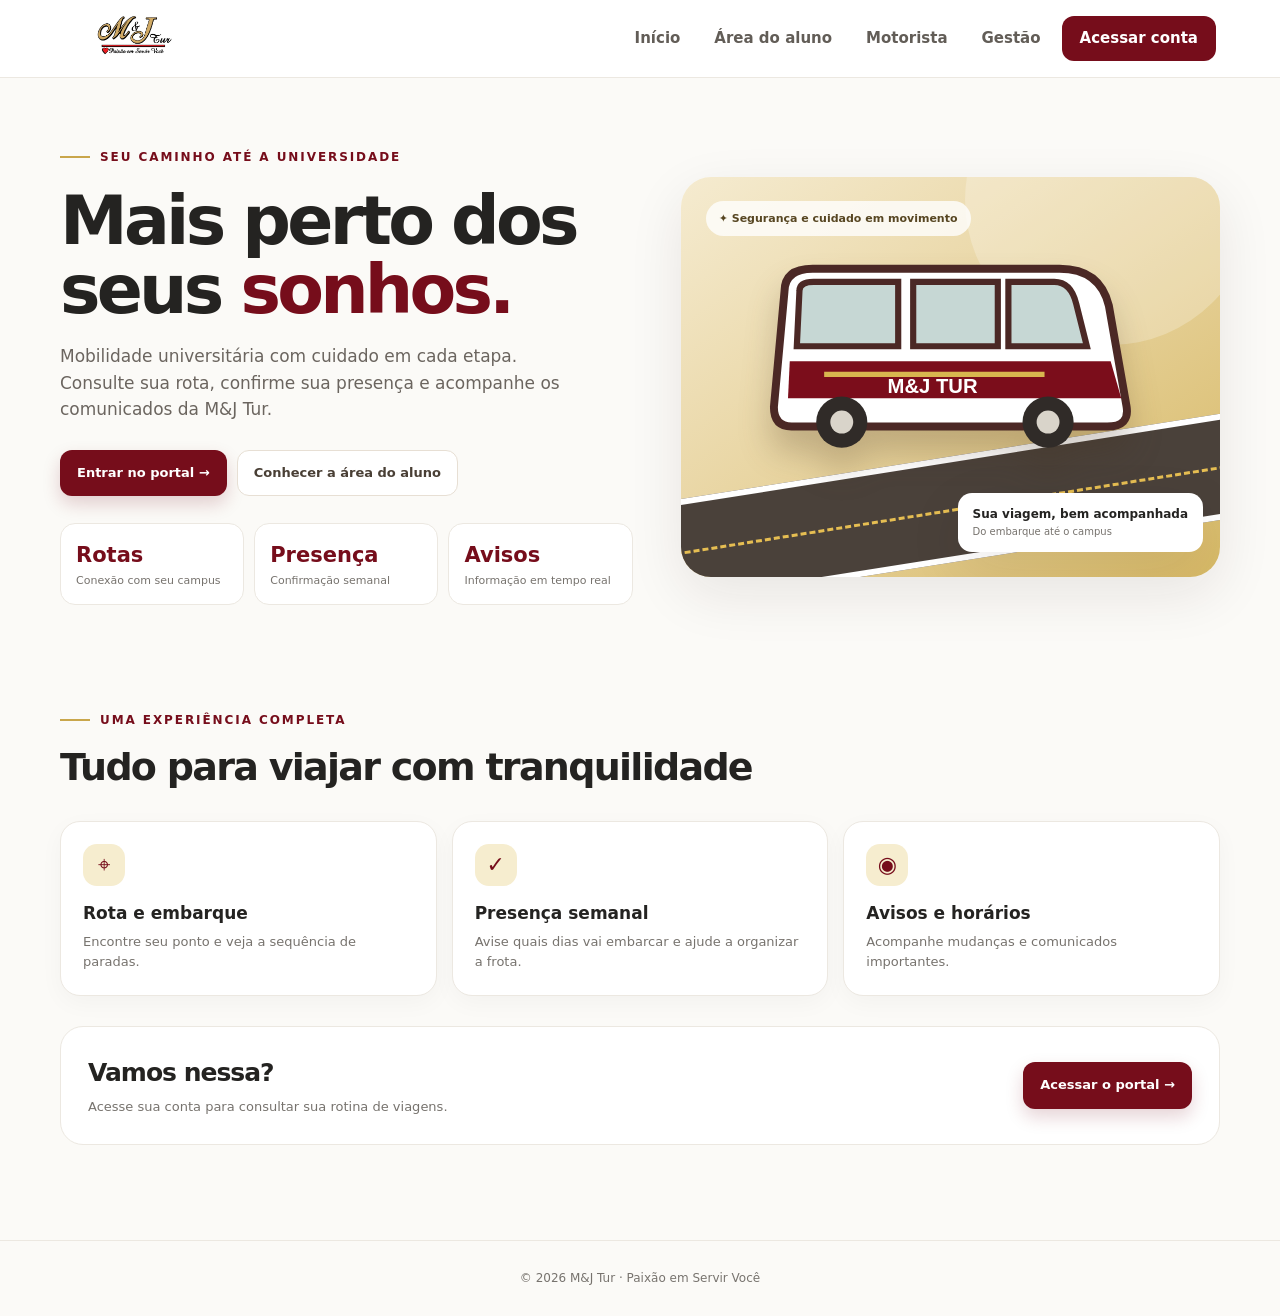
<file: Taskflow/MJ_Codex/index.html>
<!doctype html>
<html lang="pt-BR">
<head>
<meta charset="utf-8"><meta name="viewport" content="width=device-width,initial-scale=1"><meta name="theme-color" content="#760d1b">
<title>M&J Tur — Transporte universitário</title><link rel="stylesheet" href="css/style.css">
</head>
<body>
<header class="topbar"><a href="#" class="brand" data-view="inicio"><img src="assets/logo-mj.jpg" alt="M&J Tur — Paixão em Servir Você"></a><button class="menu-toggle" id="menu">☰</button><nav id="nav"><button data-view="inicio">Início</button><button data-view="aluno">Área do aluno</button><button data-view="motorista">Motorista</button><button data-view="gestao">Gestão</button><button class="login-link" data-view="acesso">Acessar conta</button><button id="logout" hidden>Sair</button></nav></header>
<main>
<section class="view active" id="view-inicio">
<div class="hero container"><div class="hero-copy"><div class="eyebrow">Seu caminho até a universidade</div><h1>Mais perto dos seus <em>sonhos.</em></h1><p>Mobilidade universitária com cuidado em cada etapa. Consulte sua rota, confirme sua presença e acompanhe os comunicados da M&J Tur.</p><div class="actions"><button class="btn primary" data-view="acesso">Entrar no portal →</button><button class="btn secondary" data-view="aluno">Conhecer a área do aluno</button></div><div class="stats"><div><b>Rotas</b><small>Conexão com seu campus</small></div><div><b>Presença</b><small>Confirmação semanal</small></div><div><b>Avisos</b><small>Informação em tempo real</small></div></div></div><div class="hero-art"><span class="art-label">✦ Segurança e cuidado em movimento</span><svg viewBox="0 0 520 260" aria-label="Ônibus universitário"><path d="M72 54Q72 28 104 28h280q46 0 56 42l20 114q4 23-22 23H80q-20 0-20-22z" fill="#fff" stroke="#4b2825" stroke-width="9"/><path d="M89 53q0-10 16-10h96v73H86zM218 43h96v73h-96zM326 43h52q19 0 25 25l12 48H326z" fill="#c6d7d4" stroke="#4b2825" stroke-width="7"/><path d="M78 133h364l12 42H76z" fill="#7b0d1b"/><path d="M117 148h250" stroke="#d8b64f" stroke-width="6"/><text x="240" y="169" text-anchor="middle" font-family="Arial" font-size="23" font-weight="700" fill="white">M&amp;J TUR</text><circle cx="137" cy="202" r="29" fill="#302b28"/><circle cx="137" cy="202" r="13" fill="#d9d4ca"/><circle cx="371" cy="202" r="29" fill="#302b28"/><circle cx="371" cy="202" r="13" fill="#d9d4ca"/></svg><div class="road"></div><div class="art-chip">Sua viagem, bem acompanhada<small>Do embarque até o campus</small></div></div></div>
<div class="container section"><div class="eyebrow">Uma experiência completa</div><h2>Tudo para viajar com tranquilidade</h2><div class="cards"><article><i>⌖</i><h3>Rota e embarque</h3><p>Encontre seu ponto e veja a sequência de paradas.</p></article><article><i>✓</i><h3>Presença semanal</h3><p>Avise quais dias vai embarcar e ajude a organizar a frota.</p></article><article><i>◉</i><h3>Avisos e horários</h3><p>Acompanhe mudanças e comunicados importantes.</p></article></div><div class="cta"><div><h2>Vamos nessa?</h2><p>Acesse sua conta para consultar sua rotina de viagens.</p></div><button class="btn primary" data-view="acesso">Acessar o portal →</button></div></div>
</section>
<section class="view" id="view-acesso"><div class="auth panel"><img src="assets/logo-mj.jpg" alt="M&J Tur"><h1>Bem-vindo(a)</h1><p>Acesse sua conta ou crie seu cadastro.</p><div class="tabs"><button id="modeLogin" class="active">Entrar</button><button id="modeRegister">Criar conta</button></div><div class="tabs" id="profileTabs"><button class="auth-tab active" data-auth="aluno">Aluno</button><button class="auth-tab" data-auth="motorista">Motorista</button><button class="auth-tab" data-auth="gestao">Gestão</button></div><form id="authForm"></form><small>Demonstração didática: dados ficam apenas neste navegador, sem envio ou sincronização.</small></div></section>
<section class="view container portal" id="view-aluno"><div class="pagehead"><div><div class="eyebrow">Área do aluno</div><h1>Olá, Lucas Silveira</h1><p>Confira sua semana e prepare-se para a próxima viagem.</p></div><span class="badge">Cadastro ativo</span></div><div class="grid"><article class="panel wide"><div class="panel-title"><div><h2>Meus dados</h2><p>Atualize seu contato e ponto de embarque.</p></div><span class="tag">Perfil do aluno</span></div><form id="profileForm" class="profile-form"><label>Nome<input id="studentName" required></label><label>CPF<input id="studentCPF" inputmode="numeric" maxlength="14" required></label><label>Telefone<input id="studentPhone" type="tel" required></label><label>E-mail<input id="studentEmail" type="email" required></label><label class="full">Endereço e ponto de encontro<input id="studentAddress" required></label><button class="btn primary">Salvar meus dados</button></form></article><article class="panel wide"><div class="panel-title"><h2>Presença semanal</h2><span class="badge">Salvo neste dispositivo</span></div><p>Toque nos dias para confirmar ou cancelar.</p><div id="days" class="days"></div><div class="actions"><button class="btn primary" id="confirm">Confirmar semana</button><button class="btn secondary" id="cancelWeek">Cancelar semana</button><button class="btn secondary" id="resetDays">Restaurar exemplo</button></div></article><article class="panel"><div class="panel-title"><h2>Minha rota</h2><span class="tag">Noturno</span></div><div class="route"><div>18:00 <b>Praça da Sé — ponto central</b></div><div>18:15 <b>Av. Brasil, 1200</b></div><div>18:25 <b>Rua das Palmeiras, 85</b></div><div>18:50 <b>Campus Central Universitário</b></div></div></article><article class="panel"><div class="panel-title"><h2>Próxima viagem</h2><span class="badge">Confirmada</span></div><h3>Ida noturna · 18:30</h3><p>Van Executiva 04<br>Praça da Sé → Campus Central</p><button class="btn secondary" data-view="gestao">Ver horários e avisos →</button></article><article class="panel wide"><div class="panel-title"><h2>Comunicados recentes</h2><button class="btn secondary" data-view="gestao">Mural completo</button></div><div id="studentNotices"></div></article></div></section>
<section class="view container portal" id="view-motorista"><div class="pagehead"><div><div class="eyebrow">Painel operacional</div><h1>Check-in do motorista</h1><p>Roberto Lima · Van Executiva 04 · Rota Campi Norte</p></div><span class="badge">Em operação</span></div><div class="grid"><article class="panel"><div class="panel-title"><h2>Viagem atual</h2><span class="tag">Ida noturna · 18:30</span></div><p>18 confirmados · capacidade para 20</p><div id="stops" class="route"></div><div class="actions"><button class="btn primary" id="nextStop">Concluir próxima parada</button><button class="btn secondary" id="tripToggle">Ver viagem de volta</button></div></article><article class="panel"><div class="panel-title"><h2>Lista de passageiros</h2><span class="muted">4 nesta rota</span></div><table><thead><tr><th>Passageiro</th><th>Ponto</th><th>Status</th></tr></thead><tbody id="passengers"></tbody></table><a class="btn secondary" href="tel:5511999990001">Ligar para passageiro</a></article><article class="panel"><h2>Atualizar previsão</h2><label>Atraso estimado<select id="delay"><option value="0">Sem atraso</option><option>5 minutos</option><option>10 minutos</option><option>15 minutos</option></select></label><label>Motivo<select id="reason"><option>Trânsito</option><option>Condição da via</option><option>Embarque</option></select></label><button class="btn primary" id="saveDelay">Atualizar previsão</button></article><article class="panel"><h2>Novo comunicado</h2><label>Mensagem<textarea id="driverNotice" placeholder="Atualização para os passageiros..."></textarea></label><button class="btn secondary" id="sendNotice">Publicar comunicado</button></article></div></section>
<section class="view container portal" id="view-gestao"><div class="pagehead"><div><div class="eyebrow">Painel operacional</div><h1>Gestão de linhas e avisos</h1><p>Organize horários e mantenha a comunidade informada.</p></div><span class="badge">Salvo neste dispositivo</span></div><div class="grid"><article class="panel"><div class="panel-title"><h2>Publicar novo aviso</h2><span class="tag">Mural</span></div><form id="noticeForm"><label>Mensagem<textarea id="noticeText" required placeholder="Ex.: Linha noturna com desvio na Av. Central..."></textarea></label><label>Prioridade<select id="priority"><option value="normal">Normal</option><option value="urgente">Urgente</option></select></label><label>Público<select id="audience"><option>Todos os passageiros</option><option>Alunos</option><option>Motoristas</option></select></label><button class="btn primary">Publicar no mural</button></form></article><article class="panel"><div class="panel-title"><h2>Mural de avisos ativos</h2><button class="btn danger" id="clearNotices">Limpar mural</button></div><div id="noticeList"></div></article><article class="panel wide"><div class="panel-title"><div><h2>Horários das viagens</h2><p>Edite uma linha e salve as alterações.</p></div><span class="tag">3 linhas</span></div><div class="tablewrap"><table><thead><tr><th>Linha</th><th>Origem</th><th>Saída</th><th>Destino</th><th>Chegada</th><th>Veículo</th></tr></thead><tbody id="scheduleRows"></tbody></table></div><div class="actions"><button class="btn primary" id="saveSchedules">Salvar horários</button><button class="btn secondary" id="resetSchedules">Restaurar exemplos</button></div></article></div></section>
</main><footer>© <span id="year"></span> M&J Tur · Paixão em Servir Você</footer><div id="toast" role="status"></div><script src="js/app.js"></script></body></html>
</file>
<file: Taskflow/MJ_Codex/css/style.css>
:root{--wine:#760d1b;--wine2:#9b1d2b;--gold:#c9a64b;--goldLight:#f6edcf;--ink:#242321;--muted:#77736e;--paper:#fbfaf7;--line:#ece8e1;--green:#237a57;--shadow:0 18px 55px #2a1b1417;--r:20px}*{box-sizing:border-box}html{scroll-behavior:smooth}body{margin:0;background:var(--paper);color:var(--ink);font:15px/1.55 Inter,ui-sans-serif,system-ui,-apple-system,"Segoe UI",sans-serif}button,input,select,textarea{font:inherit}button{cursor:pointer}h1,h2,h3,p{margin-top:0}.topbar{height:78px;display:flex;align-items:center;justify-content:space-between;padding:0 clamp(18px,5vw,72px);background:#fff;border-bottom:1px solid var(--line);position:sticky;top:0;z-index:10}.brand img{width:138px;height:58px;object-fit:contain}nav{display:flex;gap:8px;align-items:center}nav button{border:0;background:transparent;color:#625d57;padding:10px 13px;border-radius:12px;font-weight:650}nav button:hover,nav button.active{background:#f7f1e7;color:var(--wine)}nav .login-link{background:var(--wine);color:#fff;padding:11px 18px}.menu-toggle{display:none;border:1px solid var(--line);background:#fff;border-radius:10px;padding:8px 11px}.container{width:min(1160px,calc(100% - 40px));margin:auto}.view{display:none}.view.active{display:block}.hero{padding:70px 0 56px;display:grid;grid-template-columns:1.03fr .97fr;gap:48px;align-items:center}.eyebrow{color:var(--wine);font-size:12px;font-weight:800;letter-spacing:.16em;text-transform:uppercase;display:flex;align-items:center;gap:10px}.eyebrow:before{content:"";width:30px;height:2px;background:var(--gold)}h1{font-size:clamp(40px,5.5vw,68px);line-height:1.02;letter-spacing:-.055em;margin:19px 0}.hero h1 em{font-style:normal;color:var(--wine)}.hero-copy>p{max-width:530px;font-size:17px;color:#6b655f;margin-bottom:28px}.actions{display:flex;gap:10px;flex-wrap:wrap}.btn{display:inline-flex;align-items:center;justify-content:center;gap:8px;padding:12px 16px;border-radius:12px;border:1px solid transparent;font-size:13px;font-weight:750;transition:.18s}.btn:hover{transform:translateY(-1px)}.primary{background:var(--wine);color:#fff;box-shadow:0 8px 18px #760d1b2e}.primary:hover{background:#5d0814}.secondary{background:#fff;border-color:#e7dfd4;color:#493f35}.danger{background:#fff0ef;color:var(--wine);border-color:#f4ddda}.stats{display:grid;grid-template-columns:repeat(3,1fr);gap:10px;margin-top:27px}.stats>div{padding:15px;background:#fff;border:1px solid var(--line);border-radius:15px}.stats b{display:block;font-size:21px;color:var(--wine)}.stats small{display:block;color:var(--muted);font-size:11px}.hero-art{height:400px;position:relative;border-radius:30px;background:linear-gradient(145deg,#f5ebd0,#e8d4a0 48%,#d7b966);overflow:hidden;box-shadow:var(--shadow);display:grid;place-items:center}.hero-art:before{content:"";position:absolute;width:290px;height:290px;top:-122px;right:-35px;background:#ffffff3d;border-radius:50%}.hero-art svg{position:relative;z-index:2;width:85%;margin-top:-35px;filter:drop-shadow(0 22px 16px #442d1a3d)}.art-label{position:absolute;z-index:3;top:24px;left:25px;padding:9px 13px;background:#ffffffc9;border-radius:100px;font-size:11px;font-weight:750;color:#574622}.road{position:absolute;height:105px;left:-10%;right:-10%;bottom:15px;background:#4a413a;transform:rotate(-9deg);border-top:6px solid #fff;border-bottom:6px solid #fff}.road:after{content:"";position:absolute;left:0;right:0;top:46px;border-top:3px dashed #e6be52}.art-chip{position:absolute;right:17px;bottom:25px;z-index:4;background:#fff;padding:12px 15px;border-radius:14px;box-shadow:var(--shadow);font-size:12px;font-weight:750}.art-chip small{display:block;color:var(--muted);font-weight:500}.section{padding:50px 0}.section>h2{font-size:clamp(27px,3.2vw,38px);letter-spacing:-.045em;margin:8px 0 24px}.cards{display:grid;grid-template-columns:repeat(3,1fr);gap:15px;margin-bottom:30px}.cards article,.panel{background:#fff;border:1px solid var(--line);border-radius:var(--r);padding:22px;box-shadow:0 7px 24px #2a1b1409}.cards article{min-height:175px}.cards i{display:grid;place-items:center;width:42px;height:42px;border-radius:14px;background:var(--goldLight);color:var(--wine);font-size:22px;font-style:normal;margin-bottom:14px}.cards h3{font-size:17px;margin-bottom:6px}.cards p,.panel>p,.pagehead p,.panel-title p,.cta p{color:var(--muted);font-size:13px;margin-bottom:0}.cta{background:#fff;border:1px solid var(--line);border-radius:23px;padding:27px;display:flex;justify-content:space-between;align-items:center;gap:18px}.cta h2{font-size:25px;letter-spacing:-.04em;margin:0 0 5px}footer{padding:28px 20px;margin-top:45px;border-top:1px solid var(--line);text-align:center;color:var(--muted);font-size:12px}.auth{max-width:500px;margin:50px auto;text-align:center;padding:28px}.auth>img{width:175px;height:85px;object-fit:contain}.auth h1{font-size:30px;margin:2px 0}.auth>p{font-size:13px;color:var(--muted)}.auth>small{display:block;color:var(--muted);font-size:11px;margin-top:14px}.tabs{display:flex;gap:6px;background:#f5f2ec;padding:5px;border-radius:12px;margin:17px 0}.tabs button{flex:1;border:0;background:transparent;color:var(--muted);padding:8px;border-radius:8px;font-weight:700;font-size:13px}.tabs button.active{background:#fff;color:var(--wine);box-shadow:0 2px 7px #0000000b}form{display:grid;gap:12px}label{display:grid;gap:5px;text-align:left;font-weight:700;font-size:12px;color:#514c46;margin-bottom:12px}input,select,textarea{width:100%;padding:10px 11px;border:1px solid #e8e3dc;border-radius:10px;background:#fff;outline:none;font-size:13px}input:focus,select:focus,textarea:focus{border-color:var(--gold);box-shadow:0 0 0 3px var(--goldLight)}textarea{min-height:86px;resize:vertical}.portal{padding-top:32px;padding-bottom:55px}.pagehead{display:flex;justify-content:space-between;align-items:center;gap:15px;margin-bottom:22px}.pagehead h1{font-size:34px;margin:5px 0}.pagehead p{font-size:14px}.grid{display:grid;grid-template-columns:1fr 1fr;gap:16px}.wide{grid-column:1/-1}.panel-title{display:flex;align-items:center;justify-content:space-between;gap:10px;margin-bottom:13px}.panel-title h2,.panel h2{font-size:18px;letter-spacing:-.025em;margin:0}.panel-title p{margin:5px 0 0}.badge,.tag{display:inline-flex;align-items:center;gap:6px;padding:5px 9px;border-radius:100px;background:#f0f7f3;color:var(--green);font-size:11px;font-weight:750;white-space:nowrap}.badge:before{content:"";width:6px;height:6px;background:currentColor;border-radius:50%}.tag{background:var(--goldLight);color:#705819}.days{display:grid;grid-template-columns:repeat(6,1fr);gap:8px;margin:14px 0}.day{border:1px solid var(--line);background:#fff;border-radius:12px;padding:10px 4px;text-align:center;color:var(--muted);font-size:11px}.day b,.day span{display:block}.day b{font-size:12px;color:var(--ink)}.day.confirmed{background:#f0f7f3;border-color:#d7eadd;color:var(--green)}.day.confirmed b{color:var(--green)}.day.cancelled{background:#fff2f0;border-color:#f4d9d6;color:var(--wine)}.day.cancelled b{color:var(--wine)}.day.inactive{opacity:.62}.route{border-left:2px solid #dbc68e;margin:15px 0 5px 8px;padding-left:17px}.route>div{position:relative;padding:0 0 15px;color:var(--muted);font-size:12px}.route>div:last-child{padding-bottom:0}.route>div:before{content:"";position:absolute;width:9px;height:9px;background:var(--gold);border:3px solid #fff;border-radius:50%;left:-24px;top:3px}.route b{display:block;color:var(--ink);font-size:13px}.muted{color:var(--muted);font-size:12px}table{border-collapse:collapse;width:100%;margin:10px 0 16px}td,th{text-align:left;padding:9px 7px;border-bottom:1px solid var(--line);font-size:12px}th{font-size:10px;text-transform:uppercase;letter-spacing:.08em;color:var(--muted)}td input{min-width:90px;padding:8px;font-size:11px}.tablewrap{overflow:auto}.notice{padding:13px 0;border-bottom:1px solid var(--line)}.notice:last-child{border:0}.notice-top{display:flex;justify-content:space-between;gap:8px;align-items:center;font-size:12px}.notice p{margin:6px 0 0;color:#655f59;font-size:13px}.notice-tag{font-size:10px;font-weight:850;letter-spacing:.06em;text-transform:uppercase;padding:4px 7px;border-radius:100px;background:var(--goldLight);color:#705819}.notice-tag.urgent{background:#fff0ef;color:var(--wine)}.empty{text-align:center;color:var(--muted);font-size:13px;padding:16px}.panel .btn{margin-top:8px}#toast{position:fixed;right:18px;bottom:18px;z-index:20;background:#292622;color:#fff;border-radius:11px;padding:12px 16px;box-shadow:var(--shadow);opacity:0;transform:translateY(9px);transition:.2s;pointer-events:none;font-size:13px}#toast.show{opacity:1;transform:translateY(0)}
@media(max-width:850px){.hero{grid-template-columns:1fr;gap:28px}.hero-art{height:350px}.grid{grid-template-columns:1fr}.days{grid-template-columns:repeat(3,1fr)}.wide{grid-column:auto}.cards{grid-template-columns:1fr 1fr}.menu-toggle{display:block}nav{display:none;position:absolute;left:0;right:0;top:77px;background:white;border-bottom:1px solid var(--line);padding:12px 20px 18px;flex-direction:column;align-items:stretch}nav.open{display:flex}nav button{text-align:left}.pagehead{align-items:flex-start;flex-direction:column}}
@media(max-width:560px){.container{width:calc(100% - 28px)}.topbar{height:68px;padding:0 14px}.brand img{width:115px;height:49px}nav{top:67px}.hero{padding:36px 0}.hero-art{height:285px}.art-label{top:14px;left:13px;font-size:9px}.art-chip{right:10px;bottom:18px}.road{height:82px}.road:after{top:34px}.stats{gap:6px}.stats>div{padding:12px 8px}.stats b{font-size:17px}.stats small{font-size:10px}.section{padding:34px 0}.cards{grid-template-columns:1fr}.cards article{min-height:0}.cta{align-items:flex-start;flex-direction:column;padding:21px}.auth{margin:26px 14px;padding:21px}.portal{padding-top:22px}.pagehead h1{font-size:29px}.panel{padding:17px}.panel-title{align-items:flex-start;flex-wrap:wrap}.days{gap:6px}footer{margin-top:22px}}

.profile-form{grid-template-columns:1fr 1fr}.profile-form .full{grid-column:1/-1}.check-days{display:flex;flex-wrap:wrap;gap:6px}.check-days label{display:flex;align-items:center;gap:4px;margin:0;background:#f7f4ee;padding:6px 9px;border-radius:8px}.check-days input{width:auto}.form-message{font-size:12px;padding:0}.form-message.error{color:#9b1d2b}.form-message.success{color:#237a57}fieldset{border:1px solid #ece8e1;border-radius:12px;text-align:left}legend{font-size:12px;font-weight:700;color:#514c46}nav #logout{color:#760d1b}nav #logout[hidden]{display:none}@media(max-width:560px){.profile-form{grid-template-columns:1fr}.profile-form .full{grid-column:auto}}
</file>
